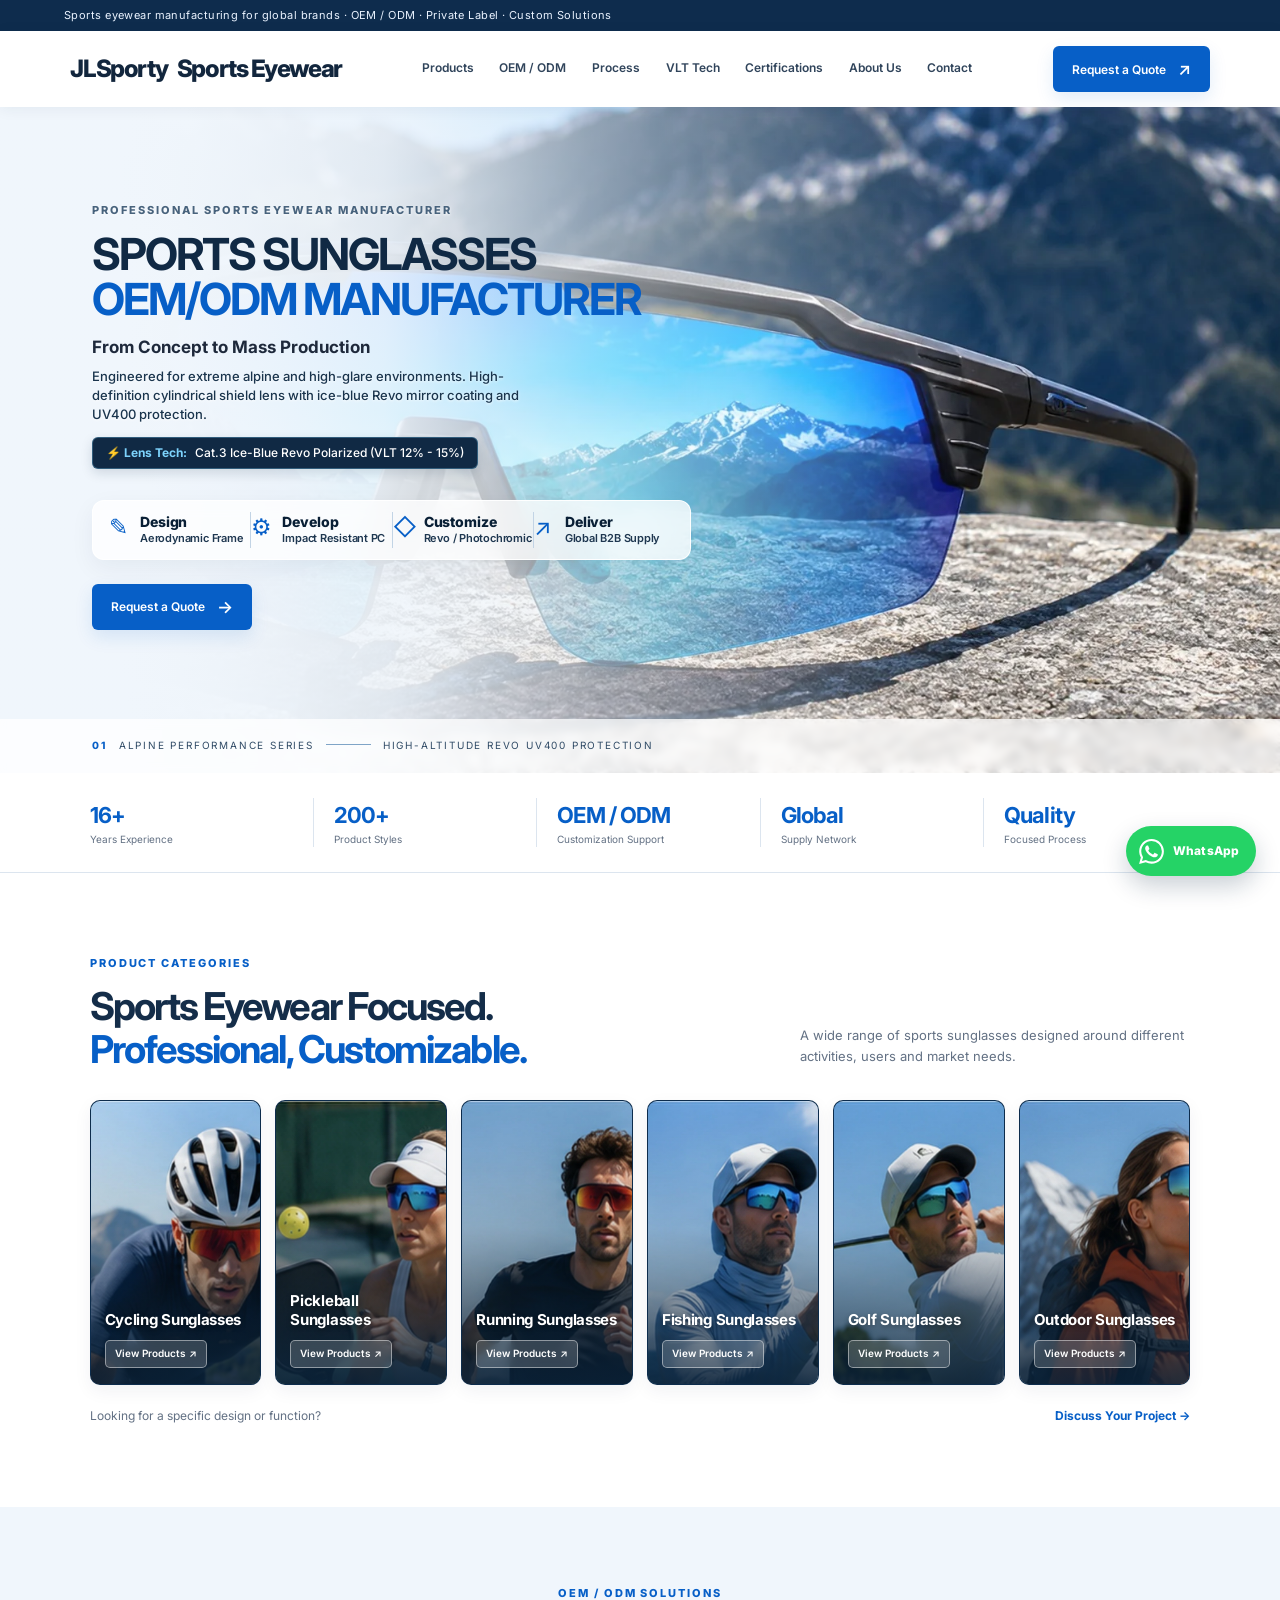
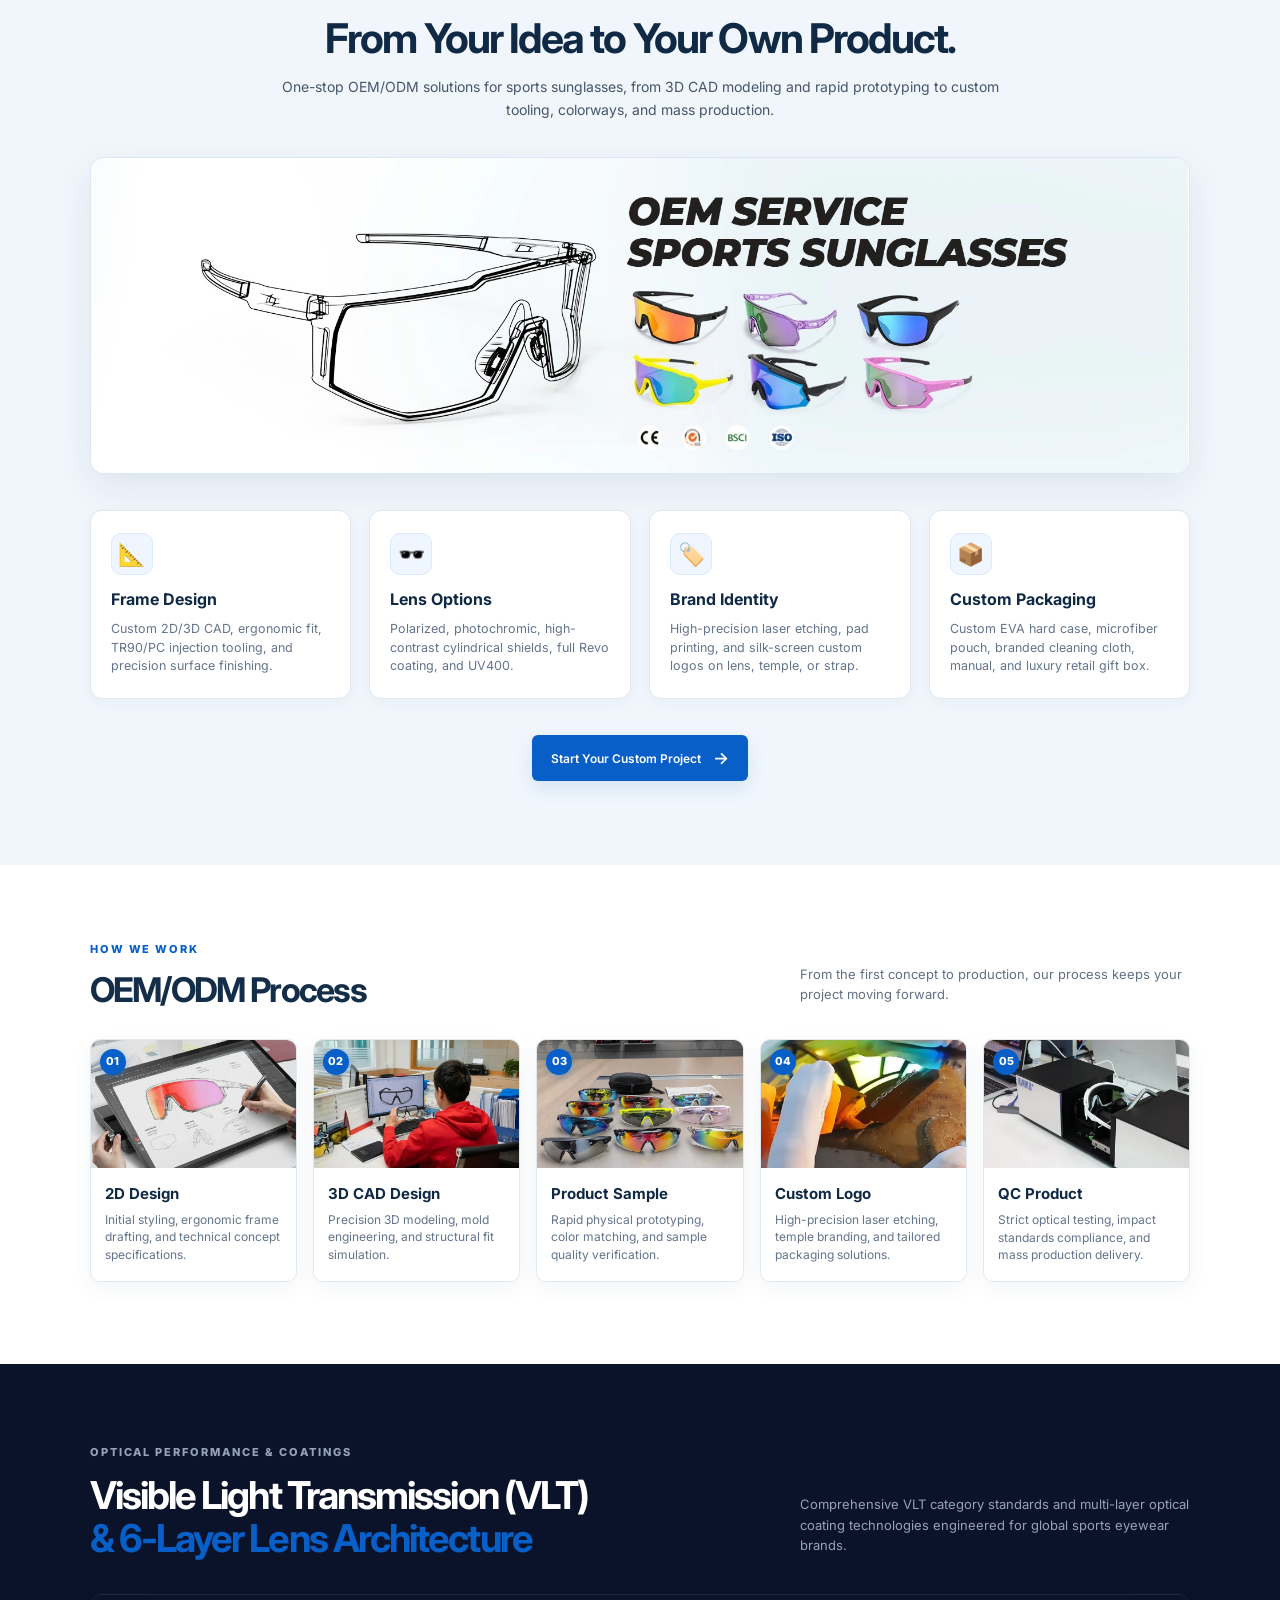
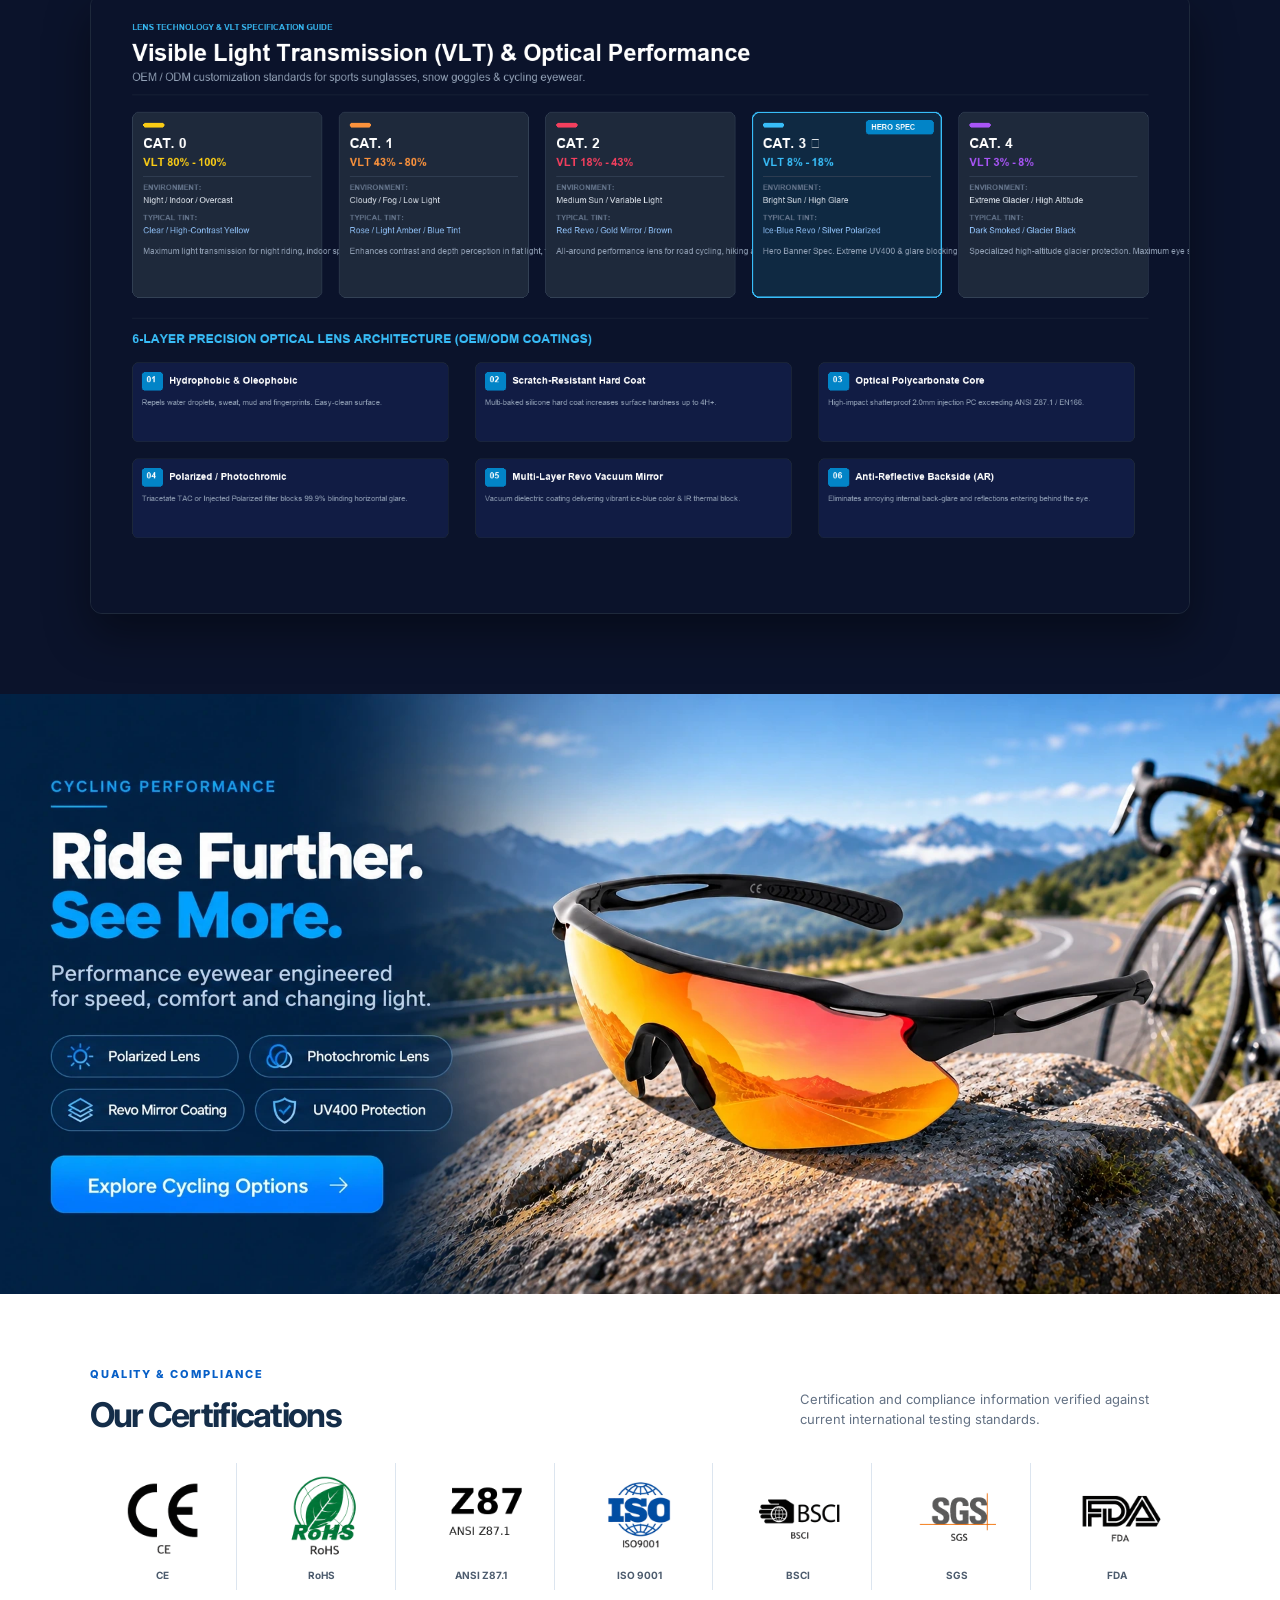
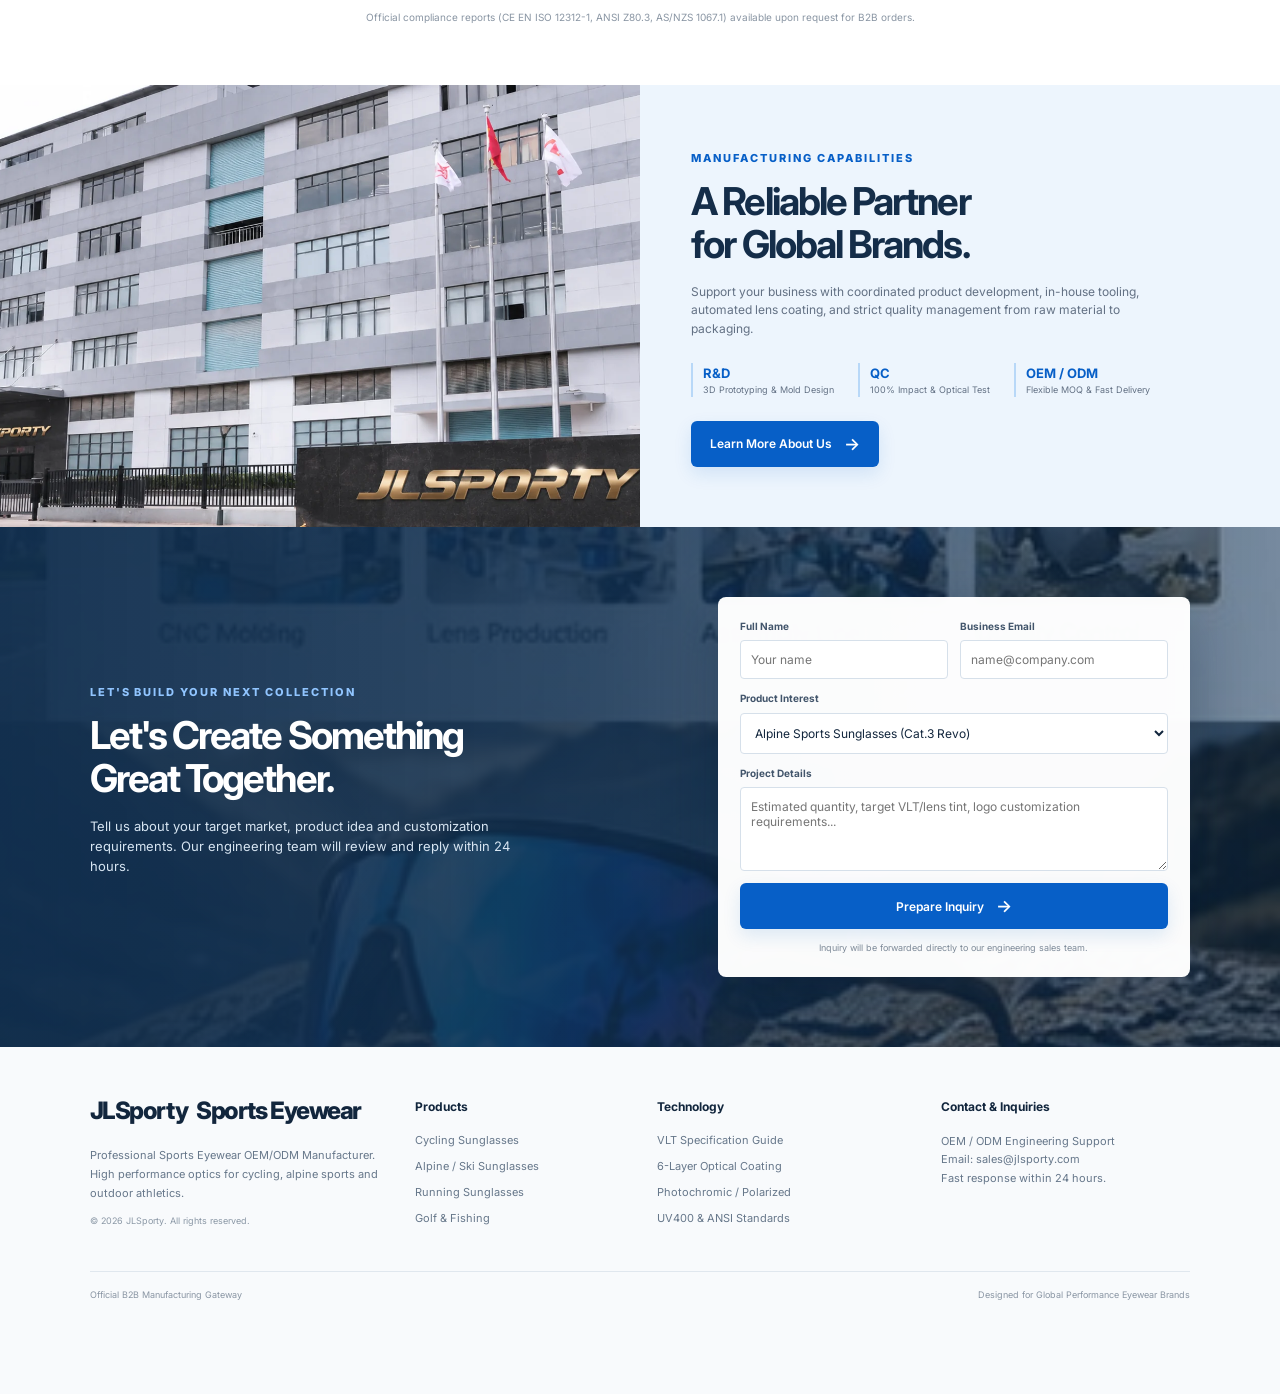
<file: index.html>
<!DOCTYPE html>
<html lang="en">
<head>
  <meta charset="UTF-8">
  <meta name="viewport" content="width=device-width, initial-scale=1.0">
  <title>Sports Sunglasses OEM/ODM Manufacturer | JLSporty B2B</title>
  <meta name="description" content="Custom sports sunglasses OEM/ODM manufacturer. Engineered for extreme alpine and high-glare environments. High-definition cylindrical shield lens with ice-blue Revo mirror coating and UV400 protection.">
  <link rel="canonical" href="https://www.jlsporty.com/">
  <link rel="stylesheet" href="assets/css/style.css?v=3.6">
</head>
<body>
  <div class="top-note">Sports eyewear manufacturing for global brands · OEM / ODM · Private Label · Custom Solutions</div>
  <header class="site-header">
    <a class="brand" href="#">JLSporty<span>Sports Eyewear</span></a>
    <button class="menu-toggle" aria-expanded="false" aria-label="Toggle navigation">☰</button>
    <nav class="nav">
      <a href="#products">Products</a>
      <a href="#customization">OEM / ODM</a>
      <a href="#process">Process</a>
      <a href="#vlt-guide">VLT Tech</a>
      <a href="#certifications">Certifications</a>
      <a href="#about">About Us</a>
      <a href="#contact">Contact</a>
    </nav>
    <a class="header-cta" href="#contact">Request a Quote <span>↗</span></a>
  </header>

  <main>
    <section class="hero" id="home">
      <div class="hero-photo" role="img" aria-label="High-performance alpine sports sunglasses with ice-blue mirror cylindrical lens on granite summit"></div>
      <div class="hero-content">
        <p class="eyebrow">PROFESSIONAL SPORTS EYEWEAR MANUFACTURER</p>
        <h1>Sports Sunglasses<br><em>OEM/ODM Manufacturer</em></h1>
        <p class="hero-sub">From Concept to Mass Production</p>
        <p class="hero-copy">Engineered for extreme alpine and high-glare environments. High-definition cylindrical shield lens with ice-blue Revo mirror coating and UV400 protection.</p>
        <div class="vlt-tag">⚡ Lens Tech: <span>Cat.3 Ice-Blue Revo Polarized (VLT 12% - 15%)</span></div>
        <div class="hero-points">
          <div><span class="point-icon">✎</span><b>Design</b><small>Aerodynamic Frame</small></div>
          <div><span class="point-icon">⚙</span><b>Develop</b><small>Impact Resistant PC</small></div>
          <div><span class="point-icon">◇</span><b>Customize</b><small>Revo / Photochromic</small></div>
          <div><span class="point-icon">↗</span><b>Deliver</b><small>Global B2B Supply</small></div>
        </div>
        <a class="btn btn-primary" href="#contact">Request a Quote <span>→</span></a>
      </div>
      <div class="hero-bottom-note"><span>01</span> ALPINE PERFORMANCE SERIES <i></i> HIGH-ALTITUDE REVO UV400 PROTECTION</div>
    </section>

    <section class="stats-bar" aria-label="Manufacturing highlights">
      <div class="stat"><strong>16+</strong><span>Years Experience</span></div>
      <div class="stat"><strong>200+</strong><span>Product Styles</span></div>
      <div class="stat"><strong>OEM / ODM</strong><span>Customization Support</span></div>
      <div class="stat"><strong>Global</strong><span>Supply Network</span></div>
      <div class="stat"><strong>Quality</strong><span>Focused Process</span></div>
    </section>

    <section class="section product-section" id="products">
      <div class="section-heading">
        <div><p class="eyebrow blue">PRODUCT CATEGORIES</p><h2>Sports Eyewear Focused.<br><span>Professional, Customizable.</span></h2></div>
        <p>A wide range of sports sunglasses designed around different activities, users and market needs.</p>
      </div>
      <div class="category-grid">
        <a class="category-card" href="#contact"><picture><source srcset="assets/images/cycling.webp" type="image/webp"><img src="assets/images/cycling.jpg" alt="Cycling Sunglasses" width="600" height="800" loading="lazy"></picture><div class="category-shade"></div><div class="category-copy"><h3>Cycling Sunglasses</h3><span>View Products ↗</span></div></a>
        <a class="category-card" href="#contact"><picture><source srcset="assets/images/pickleball.webp" type="image/webp"><img src="assets/images/pickleball.jpg" alt="Pickleball Sunglasses" width="600" height="800" loading="lazy"></picture><div class="category-shade"></div><div class="category-copy"><h3>Pickleball Sunglasses</h3><span>View Products ↗</span></div></a>
        <a class="category-card" href="#contact"><picture><source srcset="assets/images/running.webp" type="image/webp"><img src="assets/images/running.jpg" alt="Running Sunglasses" width="600" height="800" loading="lazy"></picture><div class="category-shade"></div><div class="category-copy"><h3>Running Sunglasses</h3><span>View Products ↗</span></div></a>
        <a class="category-card" href="#contact"><picture><source srcset="assets/images/fishing.webp" type="image/webp"><img src="assets/images/fishing.jpg" alt="Fishing Sunglasses" width="600" height="800" loading="lazy"></picture><div class="category-shade"></div><div class="category-copy"><h3>Fishing Sunglasses</h3><span>View Products ↗</span></div></a>
        <a class="category-card" href="#contact"><picture><source srcset="assets/images/golf.webp" type="image/webp"><img src="assets/images/golf.jpg" alt="Golf Sunglasses" width="600" height="800" loading="lazy"></picture><div class="category-shade"></div><div class="category-copy"><h3>Golf Sunglasses</h3><span>View Products ↗</span></div></a>
        <a class="category-card" href="#contact"><picture><source srcset="assets/images/outdoor.webp" type="image/webp"><img src="assets/images/outdoor.jpg" alt="Outdoor Sunglasses" width="600" height="800" loading="lazy"></picture><div class="category-shade"></div><div class="category-copy"><h3>Outdoor Sunglasses</h3><span>View Products ↗</span></div></a>
      </div>
      <div class="text-link-row"><span>Looking for a specific design or function?</span><a href="#contact">Discuss Your Project <b>→</b></a></div>
    </section>

    <section class="custom-section" id="customization">
      <div class="custom-header">
        <p class="eyebrow blue">OEM / ODM SOLUTIONS</p>
        <h2>From Your Idea to Your Own Product.</h2>
        <p class="custom-subtitle">One-stop OEM/ODM solutions for sports sunglasses, from 3D CAD modeling and rapid prototyping to custom tooling, colorways, and mass production.</p>
      </div>
      <div class="custom-panoramic-wrapper">
        <picture>
          <source srcset="assets/images/custom-panoramic.webp" type="image/webp">
          <img src="assets/images/custom-panoramic.jpg" alt="Sports sunglasses 3D design to finished production evolution" width="1920" height="550" loading="lazy">
        </picture>
      </div>
      <div class="custom-features-grid">
        <div class="custom-feature-card">
          <div class="feature-icon">📐</div>
          <h3>Frame Design</h3>
          <p>Custom 2D/3D CAD, ergonomic fit, TR90/PC injection tooling, and precision surface finishing.</p>
        </div>
        <div class="custom-feature-card">
          <div class="feature-icon">🕶️</div>
          <h3>Lens Options</h3>
          <p>Polarized, photochromic, high-contrast cylindrical shields, full Revo coating, and UV400.</p>
        </div>
        <div class="custom-feature-card">
          <div class="feature-icon">🏷️</div>
          <h3>Brand Identity</h3>
          <p>High-precision laser etching, pad printing, and silk-screen custom logos on lens, temple, or strap.</p>
        </div>
        <div class="custom-feature-card">
          <div class="feature-icon">📦</div>
          <h3>Custom Packaging</h3>
          <p>Custom EVA hard case, microfiber pouch, branded cleaning cloth, manual, and luxury retail gift box.</p>
        </div>
      </div>
      <div class="custom-cta-wrapper">
        <a class="btn btn-primary" href="#contact">Start Your Custom Project <span>→</span></a>
      </div>
    </section>

    <section class="section process-section" id="process">
      <div class="section-heading compact">
        <div><p class="eyebrow blue">HOW WE WORK</p><h2>OEM/ODM Process</h2></div>
        <p>From the first concept to production, our process keeps your project moving forward.</p>
      </div>
      <div class="process-grid" style="display: grid; grid-template-columns: repeat(5, minmax(0, 1fr)); gap: 16px;">
        <article class="process-card" style="background: #fff; border: 1px solid #e2e8f0; border-radius: 10px; overflow: hidden; display: flex; flex-direction: column;">
          <div class="process-visual" style="position: relative; width: 100%; aspect-ratio: 16/10; overflow: hidden; background: #eef5fc;">
            <span class="process-number">01</span>
            <picture>
              <source srcset="assets/images/process_2d_design.webp" type="image/webp">
              <img src="assets/images/process_2d_design.jpg" alt="2D Concept Design" width="750" height="500" loading="lazy" style="width: 100%; height: 100%; object-fit: cover; object-position: center; display: block;">
            </picture>
          </div>
          <div class="process-info" style="padding: 14px 14px 18px; display: flex; flex-direction: column; flex: 1; background: #fff;">
            <h3 style="font-size: 15px; font-weight: 700; margin: 0 0 6px; color: #102944;">2D Design</h3>
            <p style="font-size: 12px; color: #64748b; margin: 0; line-height: 1.45;">Initial styling, ergonomic frame drafting, and technical concept specifications.</p>
          </div>
        </article>
        <article class="process-card" style="background: #fff; border: 1px solid #e2e8f0; border-radius: 10px; overflow: hidden; display: flex; flex-direction: column;">
          <div class="process-visual" style="position: relative; width: 100%; aspect-ratio: 16/10; overflow: hidden; background: #eef5fc;">
            <span class="process-number">02</span>
            <picture>
              <source srcset="assets/images/process_3d_design.webp" type="image/webp">
              <img src="assets/images/process_3d_design.jpg" alt="3D CAD Design" width="750" height="500" loading="lazy" style="width: 100%; height: 100%; object-fit: cover; object-position: center; display: block;">
            </picture>
          </div>
          <div class="process-info" style="padding: 14px 14px 18px; display: flex; flex-direction: column; flex: 1; background: #fff;">
            <h3 style="font-size: 15px; font-weight: 700; margin: 0 0 6px; color: #102944;">3D CAD Design</h3>
            <p style="font-size: 12px; color: #64748b; margin: 0; line-height: 1.45;">Precision 3D modeling, mold engineering, and structural fit simulation.</p>
          </div>
        </article>
        <article class="process-card" style="background: #fff; border: 1px solid #e2e8f0; border-radius: 10px; overflow: hidden; display: flex; flex-direction: column;">
          <div class="process-visual" style="position: relative; width: 100%; aspect-ratio: 16/10; overflow: hidden; background: #eef5fc;">
            <span class="process-number">03</span>
            <picture>
              <source srcset="assets/images/process_sample.webp" type="image/webp">
              <img src="assets/images/process_sample.jpg" alt="Product Sample Prototyping" width="750" height="500" loading="lazy" style="width: 100%; height: 100%; object-fit: cover; object-position: center; display: block;">
            </picture>
          </div>
          <div class="process-info" style="padding: 14px 14px 18px; display: flex; flex-direction: column; flex: 1; background: #fff;">
            <h3 style="font-size: 15px; font-weight: 700; margin: 0 0 6px; color: #102944;">Product Sample</h3>
            <p style="font-size: 12px; color: #64748b; margin: 0; line-height: 1.45;">Rapid physical prototyping, color matching, and sample quality verification.</p>
          </div>
        </article>
        <article class="process-card" style="background: #fff; border: 1px solid #e2e8f0; border-radius: 10px; overflow: hidden; display: flex; flex-direction: column;">
          <div class="process-visual" style="position: relative; width: 100%; aspect-ratio: 16/10; overflow: hidden; background: #eef5fc;">
            <span class="process-number">04</span>
            <picture>
              <source srcset="assets/images/process_laser_logo.webp" type="image/webp">
              <img src="assets/images/process_laser_logo.jpg" alt="Laser Custom Logo" width="750" height="500" loading="lazy" style="width: 100%; height: 100%; object-fit: cover; object-position: center; display: block;">
            </picture>
          </div>
          <div class="process-info" style="padding: 14px 14px 18px; display: flex; flex-direction: column; flex: 1; background: #fff;">
            <h3 style="font-size: 15px; font-weight: 700; margin: 0 0 6px; color: #102944;">Custom Logo</h3>
            <p style="font-size: 12px; color: #64748b; margin: 0; line-height: 1.45;">High-precision laser etching, temple branding, and tailored packaging solutions.</p>
          </div>
        </article>
        <article class="process-card" style="background: #fff; border: 1px solid #e2e8f0; border-radius: 10px; overflow: hidden; display: flex; flex-direction: column;">
          <div class="process-visual" style="position: relative; width: 100%; aspect-ratio: 16/10; overflow: hidden; background: #eef5fc;">
            <span class="process-number">05</span>
            <picture>
              <source srcset="assets/images/process_qc_testing.webp" type="image/webp">
              <img src="assets/images/process_qc_testing.jpg" alt="QC Product Testing" width="750" height="500" loading="lazy" style="width: 100%; height: 100%; object-fit: cover; object-position: center; display: block;">
            </picture>
          </div>
          <div class="process-info" style="padding: 14px 14px 18px; display: flex; flex-direction: column; flex: 1; background: #fff;">
            <h3 style="font-size: 15px; font-weight: 700; margin: 0 0 6px; color: #102944;">QC Product</h3>
            <p style="font-size: 12px; color: #64748b; margin: 0; line-height: 1.45;">Strict optical testing, impact standards compliance, and mass production delivery.</p>
          </div>
        </article>
      </div>
    </section>

    <!-- Dedicated VLT & Lens Technology Section -->
    <section class="section vlt-section" id="vlt-guide">
      <div class="section-heading">
        <div>
          <p class="eyebrow blue">OPTICAL PERFORMANCE &amp; COATINGS</p>
          <h2>Visible Light Transmission (VLT)<br><span>&amp; 6-Layer Lens Architecture</span></h2>
        </div>
        <p>Comprehensive VLT category standards and multi-layer optical coating technologies engineered for global sports eyewear brands.</p>
      </div>
      <div class="vlt-infographic-box">
        <img src="assets/images/vlt-tech-guide.png" alt="VLT Lens Technology and Category Specification Guide by JLSporty">
      </div>
    </section>

    <section class="performance-section performance-banner-artwork" id="capabilities">
      <div class="performance-image" role="img" aria-label="HB-502 cycling sports sunglasses on an alpine mountain road with a bicycle"></div>
    </section>

    <section class="section certifications" id="certifications">
      <div class="section-heading compact">
        <div><p class="eyebrow blue">QUALITY &amp; COMPLIANCE</p><h2>Our Certifications</h2></div>
        <p>Certification and compliance information verified against current international testing standards.</p>
      </div>
      <div class="cert-grid">
        <div class="cert-item"><img src="assets/images/certificates/julong-cert-ce.png" alt="CE mark"><span>CE</span></div>
        <div class="cert-item"><img src="assets/images/certificates/julong-cert-rohs.png" alt="RoHS mark"><span>RoHS</span></div>
        <div class="cert-item"><img src="assets/images/certificates/julong-cert-z87.png" alt="Z87 mark"><span>ANSI Z87.1</span></div>
        <div class="cert-item"><img src="assets/images/certificates/julong-cert-iso9001.png" alt="ISO 9001 mark"><span>ISO 9001</span></div>
        <div class="cert-item"><img src="assets/images/certificates/julong-cert-bsci.png" alt="BSCI mark"><span>BSCI</span></div>
        <div class="cert-item"><img src="assets/images/certificates/julong-cert-sgs.png" alt="SGS mark"><span>SGS</span></div>
        <div class="cert-item"><img src="assets/images/certificates/julong-cert-fda.png" alt="FDA mark"><span>FDA</span></div>
      </div>
      <p class="cert-note">Official compliance reports (CE EN ISO 12312-1, ANSI Z80.3, AS/NZS 1067.1) available upon request for B2B orders.</p>
    </section>

    <section class="factory-section" id="about">
      <div class="factory-photo"><picture><source srcset="assets/images/factory-jlsporty.webp" type="image/webp"><img src="assets/images/factory-jlsporty.jpg" alt="JLSporty factory building and entrance" width="2048" height="864" loading="lazy"></picture></div>
      <div class="factory-content">
        <p class="eyebrow blue">MANUFACTURING CAPABILITIES</p>
        <h2>A Reliable Partner<br>for Global Brands.</h2>
        <p>Support your business with coordinated product development, in-house tooling, automated lens coating, and strict quality management from raw material to packaging.</p>
        <div class="factory-points">
          <div><strong>R&amp;D</strong><span>3D Prototyping &amp; Mold Design</span></div>
          <div><strong>QC</strong><span>100% Impact &amp; Optical Test</span></div>
          <div><strong>OEM / ODM</strong><span>Flexible MOQ &amp; Fast Delivery</span></div>
        </div>
        <a class="btn btn-primary" href="#contact">Learn More About Us <span>→</span></a>
      </div>
    </section>

    <section class="cta-section" id="contact">
      <div class="cta-bg"></div>
      <div class="cta-content">
        <p class="eyebrow">LET'S BUILD YOUR NEXT COLLECTION</p>
        <h2>Let's Create Something<br>Great Together.</h2>
        <p>Tell us about your target market, product idea and customization requirements. Our engineering team will review and reply within 24 hours.</p>
      </div>
      <form class="quote-form" id="quote-form">
        <label>Full Name
          <input type="text" name="name" placeholder="Your name" required>
        </label>
        <label>Business Email
          <input type="email" name="email" placeholder="name@company.com" required>
        </label>
        <label>Product Interest
          <select name="product">
            <option value="Alpine Sports Sunglasses (Cat.3 Revo)">Alpine Sports Sunglasses (Cat.3 Revo)</option>
            <option value="Cycling Sunglasses">Cycling Sunglasses</option>
            <option value="Pickleball Sunglasses">Pickleball Sunglasses</option>
            <option value="Running Sunglasses">Running Sunglasses</option>
            <option value="Fishing / Golf / Outdoor">Fishing / Golf / Outdoor</option>
            <option value="Other Sports Eyewear">Other Sports Eyewear</option>
          </select>
        </label>
        <label>Project Details
          <textarea name="message" rows="4" placeholder="Estimated quantity, target VLT/lens tint, logo customization requirements..."></textarea>
        </label>
        <button type="submit" class="btn btn-primary">Prepare Inquiry <span>→</span></button>
        <p class="form-note" id="form-note">Inquiry will be forwarded directly to our engineering sales team.</p>
      </form>
    </section>
  </main>

  <footer class="footer">
    <div class="footer-brand">
      <a class="brand" href="#">JLSporty<span>Sports Eyewear</span></a>
      <p>Professional Sports Eyewear OEM/ODM Manufacturer.<br>High performance optics for cycling, alpine sports and outdoor athletics.</p>
      <small>© <span id="year">2026</span> JLSporty. All rights reserved.</small>
    </div>
    <div>
      <h4>Products</h4>
      <a href="#products">Cycling Sunglasses</a>
      <a href="#products">Alpine / Ski Sunglasses</a>
      <a href="#products">Running Sunglasses</a>
      <a href="#products">Golf &amp; Fishing</a>
    </div>
    <div>
      <h4>Technology</h4>
      <a href="#vlt-guide">VLT Specification Guide</a>
      <a href="#vlt-guide">6-Layer Optical Coating</a>
      <a href="#customization">Photochromic / Polarized</a>
      <a href="#certifications">UV400 &amp; ANSI Standards</a>
    </div>
    <div>
      <h4>Contact &amp; Inquiries</h4>
      <p>OEM / ODM Engineering Support<br>Email: sales@jlsporty.com<br>Fast response within 24 hours.</p>
    </div>
    <div class="footer-bottom">
      <span>Official B2B Manufacturing Gateway</span>
      <span>Designed for Global Performance Eyewear Brands</span>
    </div>
  </footer>

  <a class="whatsapp-float" href="https://wa.me/8613242247017" target="_blank" rel="noopener noreferrer" aria-label="Chat with JLSporty on WhatsApp">
    <svg viewBox="0 0 24 24" aria-hidden="true" focusable="false"><path d="M20.5 3.5A11.8 11.8 0 0 0 12.05 0C5.52 0 .2 5.31.2 11.84c0 2.09.55 4.13 1.59 5.93L.1 24l6.38-1.67a11.8 11.8 0 0 0 5.57 1.41h.01c6.52 0 11.84-5.31 11.84-11.84 0-3.16-1.23-6.13-3.4-8.4ZM12.06 21.7h-.01a9.82 9.82 0 0 1-5.01-1.37l-.36-.21-3.79.99 1.01-3.69-.23-.38a9.82 9.82 0 0 1-1.51-5.2C2.16 6.42 6.59 2 12.05 2a9.83 9.83 0 0 1 6.98 2.89 9.83 9.83 0 0 1 2.89 6.99c0 5.46-4.43 9.82-9.86 9.82Zm5.39-7.36c-.3-.15-1.76-.87-2.03-.97-.27-.1-.47-.15-.67.15-.2.3-.77.97-.95 1.17-.17.2-.35.22-.65.07-.3-.15-1.27-.47-2.42-1.5-.89-.79-1.49-1.76-1.67-2.06-.17-.3-.02-.46.13-.61.14-.14.3-.35.45-.52.15-.17.2-.3.3-.5.1-.2.05-.37-.02-.52-.07-.15-.67-1.61-.92-2.21-.24-.58-.49-.5-.67-.51h-.57c-.2 0-.52.07-.8.37-.27.3-1.04 1.02-1.04 2.49s1.07 2.89 1.22 3.09c.15.2 2.1 3.21 5.09 4.5.71.31 1.27.49 1.7.63.72.23 1.37.2 1.89.12.58-.09 1.76-.72 2.01-1.42.25-.7.25-1.3.17-1.42-.07-.12-.27-.2-.57-.35Z"/></svg>
    <span>WhatsApp</span>
  </a>
  
  <script src="assets/js/main.js"></script>
</body>
</html>
</file>
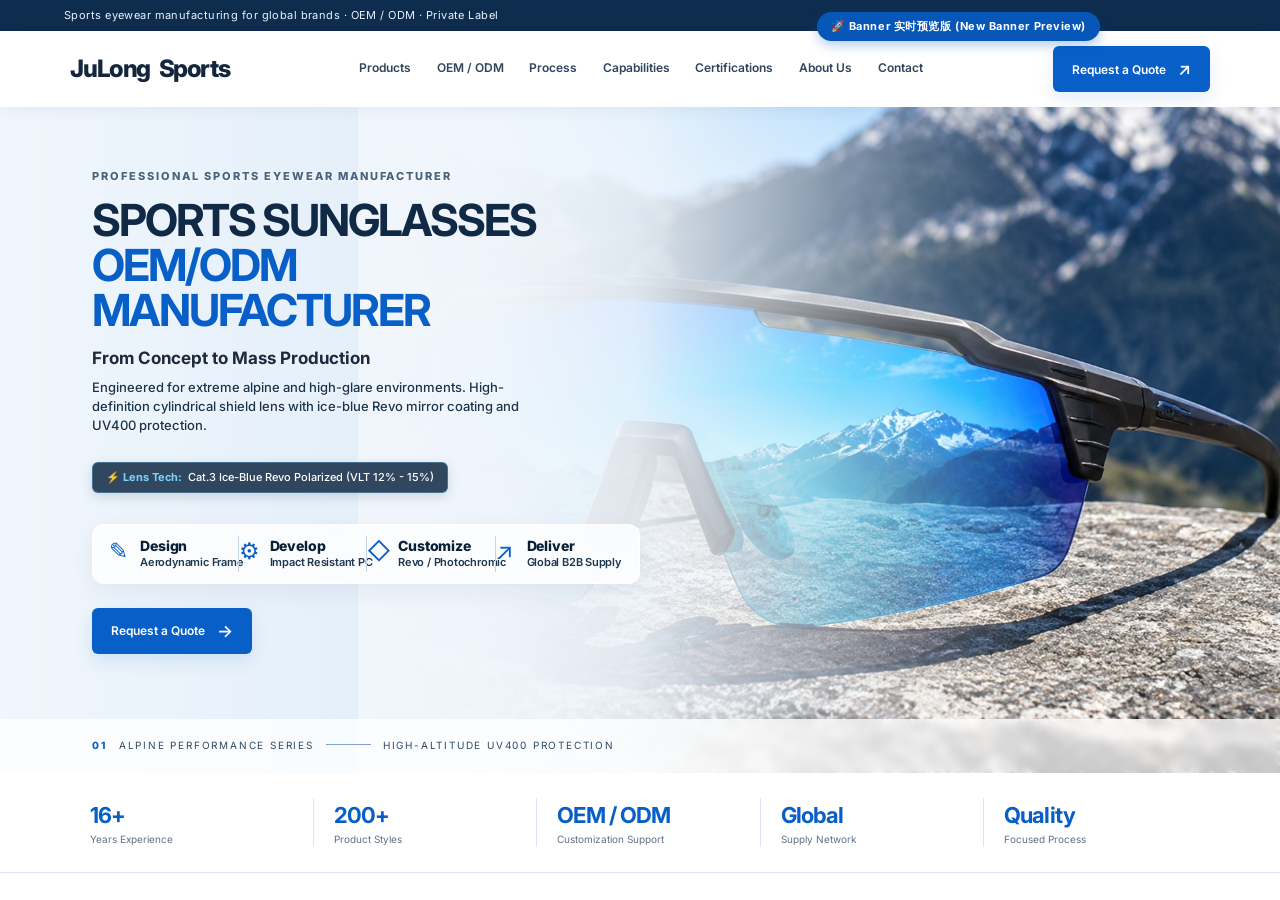
<file: preview.html>
<!DOCTYPE html>
<html lang="en">
<head>
  <meta charset="UTF-8">
  <meta name="viewport" content="width=device-width, initial-scale=1.0">
  <title>Banner Preview - JuLong Sports B2B</title>
  <link rel="stylesheet" href="assets/css/style.css">
  <style>
    /* Banner Preview Specific Refinements */
    .preview-badge {
      position: fixed;
      top: 12px;
      right: 180px;
      background: #0757b8;
      color: #fff;
      font-size: 11px;
      font-weight: 700;
      padding: 6px 14px;
      border-radius: 20px;
      z-index: 100;
      letter-spacing: 0.05em;
      box-shadow: 0 4px 12px rgba(7,87,184,0.3);
    }
    .hero.hero-preview {
      min-height: 560px;
      background: linear-gradient(90deg, #f0f6fc 0%, #e2eef9 35%, #cde1f4 65%, #9bc2e5 100%);
    }
    .hero-preview .hero-photo {
      inset: 0 0 0 28%;
      background-image: linear-gradient(90deg, #f0f6fc 0%, rgba(240,246,252,0.85) 15%, rgba(240,246,252,0.2) 35%, transparent 60%), url('assets/images/hero-new-banner.jpg');
      background-size: cover;
      background-position: center 48%;
      mix-blend-mode: normal;
      opacity: 1;
    }
    .hero-preview .hero-content {
      width: min(640px, 50%);
      padding: 72px 0 76px 7.2%;
    }
    /* VLT Annotation Tag on Sunglasses */
    .vlt-tag {
      display: inline-flex;
      align-items: center;
      gap: 6px;
      background: rgba(16, 41, 68, 0.85);
      backdrop-filter: blur(8px);
      color: #7dd3fc;
      padding: 5px 12px;
      border-radius: 6px;
      font-size: 11px;
      font-weight: 700;
      margin-top: 14px;
      border: 1px solid rgba(125, 211, 252, 0.3);
    }
    .vlt-tag span {
      color: #fff;
      font-weight: 500;
    }
  </style>
</head>
<body>
  <div class="preview-badge">🚀 Banner 实时预览版 (New Banner Preview)</div>
  <div class="top-note">Sports eyewear manufacturing for global brands · OEM / ODM · Private Label</div>
  <header class="site-header">
    <a class="brand" href="#">JuLong<span>Sports</span></a>
    <button class="menu-toggle" aria-expanded="false" aria-label="Toggle navigation">☰</button>
    <nav class="nav">
      <a href="#products">Products</a>
      <a href="#customization">OEM / ODM</a>
      <a href="#process">Process</a>
      <a href="#capabilities">Capabilities</a>
      <a href="#certifications">Certifications</a>
      <a href="#about">About Us</a>
      <a href="#contact">Contact</a>
    </nav>
    <a class="header-cta" href="#contact">Request a Quote <span>↗</span></a>
  </header>

  <main>
    <section class="hero hero-preview" id="home">
      <div class="hero-photo" role="img" aria-label="High-performance alpine sports sunglasses with ice-blue mirror cylindrical lens on granite summit"></div>
      <div class="hero-content">
        <p class="eyebrow">PROFESSIONAL SPORTS EYEWEAR MANUFACTURER</p>
        <h1>Sports Sunglasses<br><em>OEM/ODM Manufacturer</em></h1>
        <p class="hero-sub">From Concept to Mass Production</p>
        <p class="hero-copy">Engineered for extreme alpine and high-glare environments. High-definition cylindrical shield lens with ice-blue Revo mirror coating and UV400 protection.</p>
        
        <div class="vlt-tag">
          ⚡ Lens Tech: <span>Cat.3 Ice-Blue Revo Polarized (VLT 12% - 15%)</span>
        </div>

        <div class="hero-points">
          <div><span class="point-icon">✎</span><b>Design</b><small>Aerodynamic Frame</small></div>
          <div><span class="point-icon">⚙</span><b>Develop</b><small>Impact Resistant PC</small></div>
          <div><span class="point-icon">◇</span><b>Customize</b><small>Revo / Photochromic</small></div>
          <div><span class="point-icon">↗</span><b>Deliver</b><small>Global B2B Supply</small></div>
        </div>
        <a class="btn btn-primary" href="#contact">Request a Quote <span>→</span></a>
      </div>
      <div class="hero-bottom-note"><span>01</span> ALPINE PERFORMANCE SERIES <i></i> HIGH-ALTITUDE UV400 PROTECTION</div>
    </section>

    <section class="stats-bar" aria-label="Manufacturing highlights">
      <div class="stat"><strong>16+</strong><span>Years Experience</span></div>
      <div class="stat"><strong>200+</strong><span>Product Styles</span></div>
      <div class="stat"><strong>OEM / ODM</strong><span>Customization Support</span></div>
      <div class="stat"><strong>Global</strong><span>Supply Network</span></div>
      <div class="stat"><strong>Quality</strong><span>Focused Process</span></div>
    </section>
  </main>
</body>
</html>
</file>
<file: assets/css/style.css>
@import url('https://fonts.googleapis.com/css2?family=Inter:wght@400;500;600;700;800&display=swap');
:root{--navy:#102b4b;--blue:#075fc7;--blue2:#1682e7;--ink:#12263d;--muted:#637184;--pale:#eef5fc;--line:#dce5ef;--white:#fff;--max:1240px}
*{box-sizing:border-box}html{scroll-behavior:smooth;scroll-padding-top:88px}body{margin:0;color:var(--ink);font-family:Inter,Arial,sans-serif;line-height:1.55;background:#fff}img{max-width:100%;display:block}a{color:inherit;text-decoration:none}.top-note{padding:7px 5vw;background:#0e2c4d;color:#eaf3ff;font-size:11px;display:flex;justify-content:space-between;letter-spacing:.04em}.site-header{height:76px;display:flex;align-items:center;justify-content:space-between;padding:0 5.5%;gap:22px;background:#fff;position:sticky;top:0;z-index:20;box-shadow:0 2px 14px #0c2a4610}.brand{display:flex;align-items:center;gap:9px;font-size:24px;font-weight:800;letter-spacing:-.06em;white-space:nowrap}.brand small{display:block;font-size:8px;letter-spacing:.24em;line-height:1.1;font-weight:600}.brand-mark{display:grid;place-items:center;width:31px;height:31px;background:var(--blue);color:#fff;border-radius:9px 9px 9px 2px;font-size:21px;font-style:italic}.nav{display:flex;align-items:center;gap:clamp(14px,2vw,30px);font-size:12px;font-weight:600;color:#30445b}.nav a{padding:29px 0;white-space:nowrap;border-bottom:2px solid transparent}.nav a:hover,.nav a.active{color:var(--blue);border-color:var(--blue)}.chev{font-size:15px}.header-cta,.btn{display:inline-flex;align-items:center;justify-content:center;gap:12px;border:0;border-radius:6px;padding:13px 19px;font:600 12px Inter,Arial,sans-serif;cursor:pointer;white-space:nowrap}.header-cta,.btn-primary{background:var(--blue);color:#fff;box-shadow:0 7px 18px #075fc71f}.header-cta:hover,.btn-primary:hover{background:#034b9f}.header-cta span,.btn span{font-size:17px}.menu-toggle{display:none;background:none;border:0;font-size:25px;color:var(--navy)}

/* Hero Section (Scheme A Split Layout) */
.hero{min-height:620px;height:min(52vw,760px);position:relative;display:flex;align-items:center;overflow:hidden;background:#f0f6fc}
.hero-photo{position:absolute;inset:0;background-image:url('../images/hero-seamless.webp');background-size:cover;background-position:right center;mix-blend-mode:normal;opacity:1}
.hero-content{position:absolute;z-index:1;top:0;bottom:54px;left:0;display:flex;flex-direction:column;justify-content:center;width:min(720px,54%);padding:34px 0 28px 7.2%}
.eyebrow{font-size:11px;letter-spacing:.18em;font-weight:800;margin:0 0 13px;color:#7b8fa5}.eyebrow.blue{color:var(--blue)}h1,h2,h3,p{margin-top:0}h1{font-size:clamp(38px,4.2vw,60px);line-height:1.04;letter-spacing:-.055em;margin-bottom:18px;color:#102944;text-transform:uppercase}h1 em{font-style:normal;color:var(--blue)}.hero-sub{font-size:19px;font-weight:700;margin-bottom:10px;color:#1e293b}.hero-copy{font-size:14px;line-height:1.6;max-width:480px;color:#3d536b;margin-bottom:20px}
@media(min-width:761px){.hero-content h1{font-size:clamp(34px,3.45vw,50px);line-height:1.02;letter-spacing:-.045em;margin-bottom:12px}.hero-content .hero-sub{font-size:17px;margin-bottom:7px}.hero-content .hero-copy{font-size:12px;line-height:1.45;max-width:450px;margin-bottom:13px}.hero-content .vlt-tag{margin-bottom:15px;padding:6px 13px}.hero-content .hero-points{margin:16px 0 20px;padding:11px 16px;gap:0}.hero-content .hero-points>div{min-width:0;padding-right:10px}.hero-content .hero-points b{font-size:14px}.hero-content .hero-points small{font-size:11px}.hero-content .btn-primary{align-self:flex-start;margin-top:4px}.hero-bottom-note{min-height:58px;padding-top:14px;padding-bottom:14px}}

@media(min-width:761px) and (max-width:1180px){.hero-content{width:62%;padding-left:5%}.hero-points{grid-template-columns:repeat(2,minmax(0,1fr));row-gap:10px;padding:12px 14px}.hero-points>div:nth-child(3){border-left:0;padding-left:0}.hero-points b,.hero-points small{white-space:normal}}
.vlt-tag{display:flex;align-items:center;gap:8px;width:max-content;max-width:100%;background:#102944;color:#7dd3fc;padding:7px 15px;border-radius:6px;font-size:12px;font-weight:700;margin-bottom:22px;border:1px solid rgba(125,211,252,0.3);box-shadow:0 4px 12px rgba(16,41,68,0.15);white-space:nowrap}.vlt-tag span{color:#fff;font-weight:500;white-space:nowrap}
.hero-points{display:grid;grid-template-columns:repeat(4,minmax(0,1fr));width:min(100%,680px);gap:0;margin:24px 0 32px;background:rgba(255,255,255,0.78);backdrop-filter:blur(10px);-webkit-backdrop-filter:blur(10px);padding:14px 18px;border-radius:12px;border:1px solid rgba(255,255,255,0.92);box-shadow:0 8px 24px rgba(12,42,70,0.06)}.hero-points>div{min-width:0;padding:2px 10px 2px 0;border-left:1px solid #c2d4e5;display:grid;grid-template-columns:24px minmax(0,1fr);column-gap:7px;align-items:start}.hero-points>div:first-child{padding-left:0;border-left:0}.point-icon{grid-row:span 2;font-size:23px;line-height:1.15;color:var(--blue)}.hero-points b{font-size:clamp(12px,1vw,14px);color:#091f35;font-weight:800;line-height:1.2;display:block;letter-spacing:-.01em;white-space:nowrap}.hero-points small{font-size:clamp(10px,.78vw,11px);color:#1e3750;font-weight:600;line-height:1.35;display:block;white-space:nowrap;letter-spacing:-.01em}.hero-bottom-note{position:absolute;bottom:0;left:0;right:0;min-height:54px;display:flex;align-items:center;padding:13px 7.2%;font-size:10px;letter-spacing:.18em;background:#ffffffc0;color:#304b66;backdrop-filter:blur(4px)}.hero-bottom-note span{color:var(--blue);font-weight:800;margin-right:12px}.hero-bottom-note i{display:inline-block;width:45px;height:1px;background:#7fa4c7;margin:0 12px 3px}

.stats-bar{display:grid;grid-template-columns:repeat(5,1fr);padding:25px 7%;border-bottom:1px solid var(--line);gap:16px;background:#fff}.stat{padding-left:20px;border-left:1px solid var(--line);display:flex;flex-direction:column}.stat:first-child{border-left:0;padding-left:0}.stat strong{font-size:22px;letter-spacing:-.04em;color:var(--blue)}.stat span{font-size:10px;color:var(--muted)}
.section{padding:82px 7%}.section-heading{display:flex;justify-content:space-between;align-items:end;gap:35px;margin-bottom:30px}.section-heading h2,.custom-content h2,.performance-content h2,.factory-content h2,.cta-content h2{font-size:clamp(29px,3vw,42px);line-height:1.1;letter-spacing:-.05em;margin-bottom:0;color:#142d49}.section-heading h2 span{color:var(--blue)}.section-heading>p{max-width:390px;font-size:13px;color:var(--muted);margin-bottom:4px}.category-grid{display:grid;grid-template-columns:repeat(6,1fr);gap:14px}.category-card{position:relative;overflow:hidden;border-radius:10px;min-height:285px;background:#0d2d4c;isolation:isolate;box-shadow:0 6px 18px rgba(12,42,70,0.06);transition:transform .3s ease,box-shadow .3s ease;border:1px solid rgba(16,41,68,0.06)}.category-card:hover{transform:translateY(-5px);box-shadow:0 14px 30px rgba(7,95,199,0.16)}.category-card picture,.category-card img{width:100%;height:100%;position:absolute;inset:0;object-fit:cover;transition:transform .45s ease}.category-card:hover img{transform:scale(1.08)}.category-shade{position:absolute;inset:0;background:linear-gradient(180deg,rgba(10,33,56,0) 0%,rgba(10,33,56,0.15) 45%,rgba(10,33,56,0.85) 100%);pointer-events:none;transition:background .3s}.category-card:hover .category-shade{background:linear-gradient(180deg,rgba(10,33,56,0) 0%,rgba(10,33,56,0.2) 40%,rgba(7,40,74,0.92) 100%)}.category-copy{position:absolute;bottom:16px;left:14px;right:14px;color:white;z-index:2}.category-copy h3{font-size:15px;font-weight:700;line-height:1.25;margin-bottom:10px;letter-spacing:-.02em;text-shadow:0 2px 5px rgba(0,0,0,0.4)}.category-copy span{font-size:10px;font-weight:600;border:1px solid rgba(255,255,255,0.45);background:rgba(255,255,255,0.18);backdrop-filter:blur(4px);padding:5px 9px;border-radius:5px;display:inline-flex;align-items:center;transition:all .25s ease}.category-card:hover .category-copy span{background:var(--blue);border-color:var(--blue);color:#fff;box-shadow:0 4px 10px rgba(7,95,199,0.3)}.text-link-row{display:flex;justify-content:space-between;align-items:center;padding-top:22px;font-size:12px;color:var(--muted)}.text-link-row a{color:var(--blue);font-weight:700}
.custom-section{background:#f0f6fc;padding:78px 7% 84px;display:flex;flex-direction:column;align-items:center;text-align:center;overflow:hidden}.custom-header{max-width:760px;margin:0 auto 36px;text-align:center}.custom-header h2{font-size:clamp(30px,3.2vw,44px);line-height:1.15;letter-spacing:-.045em;color:#102944;margin-bottom:14px}.custom-subtitle{font-size:14px;line-height:1.6;color:#475569;margin:0 auto}.custom-panoramic-wrapper{width:100%;max-width:1440px;background:#fff;border-radius:14px;overflow:hidden;box-shadow:0 12px 36px rgba(16,41,68,0.08);border:1px solid #dce7f2;margin-bottom:36px;transition:transform .3s ease,box-shadow .3s ease}.custom-panoramic-wrapper:hover{transform:translateY(-3px);box-shadow:0 18px 45px rgba(7,95,199,0.12)}.custom-panoramic-wrapper picture,.custom-panoramic-wrapper img{width:100%;height:auto;display:block;object-fit:cover}.custom-features-grid{display:grid;grid-template-columns:repeat(4,1fr);gap:18px;width:100%;max-width:1440px;margin-bottom:36px;text-align:left}.custom-feature-card{background:#ffffff;border:1px solid #e2e8f0;border-radius:12px;padding:22px 20px;box-shadow:0 4px 16px rgba(16,41,68,0.04);transition:transform .25s ease,box-shadow .25s ease,border-color .25s ease;display:flex;flex-direction:column}.custom-feature-card:hover{transform:translateY(-4px);border-color:#93c5fd;box-shadow:0 10px 24px rgba(7,95,199,0.1)}.custom-feature-card .feature-icon{font-size:22px;margin-bottom:12px;width:42px;height:42px;border-radius:10px;background:#eff6ff;color:var(--blue);display:flex;align-items:center;justify-content:center;border:1px solid #dbeafe}.custom-feature-card h3{font-size:16px;font-weight:700;color:#102944;margin:0 0 8px}.custom-feature-card p{font-size:12.5px;color:#64748b;line-height:1.5;margin:0}.custom-cta-wrapper{text-align:center}
.process-section{padding-top:76px;padding-bottom:82px}.section-heading.compact{align-items:end}.section-heading.compact h2{font-size:34px}.process-grid{display:grid;grid-template-columns:repeat(5,minmax(0,1fr));gap:16px}.process-card{background:#fff;border:1px solid #e2e8f0;border-radius:10px;overflow:hidden;box-shadow:0 6px 20px rgba(22,62,101,0.06);transition:transform .3s ease,box-shadow .3s ease;display:flex;flex-direction:column}.process-card:hover{transform:translateY(-4px);box-shadow:0 12px 28px rgba(7,95,199,0.12)}.process-visual{position:relative;width:100%;aspect-ratio:16/11;overflow:hidden;background:#eef5fc}.process-number{position:absolute;top:9px;left:9px;width:26px;height:26px;border-radius:50%;display:grid;place-items:center;background:#075fc7;color:#fff;font-size:11px;font-weight:800;z-index:2;box-shadow:0 2px 8px rgba(7,95,199,0.35)}.process-visual picture,.process-visual img{width:100%;height:100%;object-fit:cover;object-position:center;display:block;transition:transform .4s ease}.process-card:hover .process-visual img{transform:scale(1.06)}.process-info{padding:14px 14px 18px;display:flex;flex-direction:column;flex:1;background:#fff}.process-info h3{font-size:15px;font-weight:700;margin:0 0 6px;color:#102944}.process-info p{font-size:12px;color:var(--muted);margin:0;line-height:1.45}

/* Lens Tech & VLT Section */
.performance-section{position:relative;display:grid;grid-template-columns:1fr 1fr;align-items:center;min-height:390px;background:#0d2d4c;color:#fff;overflow:hidden}.performance-image{position:absolute;inset:0 0 0 42%;opacity:.75}.performance-image:after{content:"";position:absolute;inset:0;background:linear-gradient(90deg,#0d2d4c 0%,#0d2d4c60 30%,#0d2d4c10 100%)}.performance-image img{width:100%;height:100%;object-fit:cover}.performance-content{position:relative;z-index:1;padding:65px 0 65px 14%;max-width:650px}.performance-content h2{color:#fff;margin-bottom:16px}.performance-content>p:not(.eyebrow){font-size:13px;color:#d0dfec;max-width:430px}.performance-content .eyebrow{color:#83baff}.feature-pills{display:flex;flex-wrap:wrap;gap:8px;margin:24px 0}.feature-pills span{font-size:10px;border:1px solid #ffffff4a;border-radius:20px;padding:8px 11px;color:#eaf4ff}.btn-light{background:#fff;color:var(--navy)}

.vlt-section{background:#0b132b;color:#fff;padding:80px 7%}
.vlt-section .section-heading h2{color:#fff}
.vlt-section .section-heading p{color:#94a3b8}
.vlt-infographic-box{margin-top:35px;border-radius:12px;overflow:hidden;border:1px solid #1e293b;box-shadow:0 20px 45px rgba(0,0,0,0.4)}
.vlt-infographic-box img{width:100%;height:auto;display:block}

.certifications{padding-top:72px;padding-bottom:60px}.cert-grid{display:grid;grid-template-columns:repeat(7,1fr);align-items:center;gap:12px;margin-top:30px}.cert-item{min-width:0;display:flex;flex-direction:column;align-items:center;gap:7px;padding:6px 8px;border-right:1px solid var(--line)}.cert-item:last-child{border-right:0}.cert-item img{width:100%;max-width:118px;height:92px;object-fit:contain}.cert-item span{font-size:10px;font-weight:700;color:#4d5c6e}.cert-note{font-size:10px;color:#8995a3;text-align:center;margin:20px 0 0}
.factory-section{display:grid;grid-template-columns:1fr 1fr;background:#edf5fd;align-items:stretch}.factory-photo{min-height:390px;overflow:hidden}.factory-photo picture,.factory-photo img{width:100%;height:100%;display:block}.factory-photo img{object-fit:cover;object-position:center center}.factory-content{padding:65px 10% 60px 8%;align-self:center}.factory-content h2{margin-bottom:18px}.factory-content>p:not(.eyebrow){font-size:12px;color:var(--muted);max-width:480px}.factory-points{display:flex;gap:24px;margin:24px 0}.factory-points div{display:flex;flex-direction:column;border-left:2px solid #b8d8f8;padding-left:10px}.factory-points strong{font-size:13px;color:var(--blue)}.factory-points span{font-size:9px;color:var(--muted)}
.cta-section{position:relative;display:grid;grid-template-columns:1.1fr .9fr;gap:50px;align-items:center;padding:70px 7%;background:#102e4e;color:#fff;overflow:hidden}.cta-bg{position:absolute;inset:0;background:linear-gradient(90deg,#102e4ef5 0%,#102e4edb 47%,#102e4e8a 100%),url('../images/cta-sunglasses.jpg') center/cover;opacity:1}.cta-content,.quote-form{position:relative;z-index:1}.cta-content .eyebrow{color:#91c5ff}.cta-content h2{color:#fff;margin-bottom:17px}.cta-content p:not(.eyebrow){font-size:13px;color:#d7e5f2;max-width:420px}.quote-form{display:grid;grid-template-columns:1fr 1fr;gap:12px;padding:22px;background:#fffffffa;color:var(--ink);border-radius:8px;box-shadow:0 20px 55px #06172d40}.quote-form label{font-size:10px;font-weight:700;color:#42556b}.quote-form label:nth-child(3),.quote-form label:nth-child(4),.quote-form button,.form-note{grid-column:1/-1}.quote-form input,.quote-form select,.quote-form textarea{display:block;width:100%;margin-top:6px;border:1px solid #d6e0ea;border-radius:4px;padding:11px 10px;font:12px Inter,Arial,sans-serif;color:var(--ink);background:#fff}.quote-form textarea{resize:vertical}.quote-form button{width:100%}.form-note{font-size:9px;color:#7d8a98;margin:0;text-align:center}
.footer{padding:45px 7% 18px;display:grid;grid-template-columns:1.4fr 1fr 1.2fr 1.2fr;gap:35px;background:#f8fafc}.footer .brand{margin-bottom:17px}.footer p,.footer a:not(.brand){font-size:11px;color:#66778a}.footer p{line-height:1.7}.footer h4{font-size:12px;margin:6px 0 15px}.footer>div:not(.footer-brand):not(.footer-bottom) a{display:block;margin:9px 0}.footer small{display:block;font-size:9px;color:#8b98a6;margin-top:12px}.footer-bottom{grid-column:1/-1;border-top:1px solid #e0e7ee;padding-top:16px;display:flex;justify-content:space-between;font-size:9px;color:#8995a3}

@media(max-width:1100px){.nav{gap:13px}.nav a{font-size:11px}.hero-content{width:58%;padding-left:5%}.category-grid{grid-template-columns:repeat(3,1fr)}.category-card{min-height:250px}.custom-features-grid{grid-template-columns:repeat(2,1fr);gap:14px}.process-grid{grid-template-columns:repeat(3,1fr)}.cert-item img{height:76px}.section{padding-left:5%;padding-right:5%}.custom-section{padding-left:5%;padding-right:5%}}
@media(max-width:760px){.top-note{display:none}.site-header{height:66px;padding:0 5%;gap:10px}.brand{font-size:21px}.menu-toggle{display:block;margin-left:auto}.nav{display:none;position:absolute;top:66px;left:0;right:0;background:#fff;padding:10px 5% 20px;box-shadow:0 12px 20px #0c2a4617;align-items:stretch;flex-direction:column;gap:0}.nav.open{display:flex}.nav a{padding:12px 0;border-bottom:1px solid #edf1f5}.header-cta{padding:11px 12px;font-size:10px}.hero{min-height:660px;height:auto;align-items:flex-start;background:#f0f6fc}.hero-photo{inset:280px 0 0 0;background-image:linear-gradient(180deg,#f0f6fc 0%,#f0f6fc00 30%),url('../images/hero-seamless.webp');background-position:center;background-size:cover}.hero-content{width:100%;padding:45px 6% 250px}.eyebrow{font-size:9px}h1{font-size:38px}.hero-sub{font-size:16px}.hero-copy{font-size:12px}.hero-points{grid-template-columns:1fr 1fr;gap:12px;padding:12px 14px;background:rgba(255,255,255,0.85);backdrop-filter:blur(8px);-webkit-backdrop-filter:blur(8px);border-radius:10px;border:1px solid rgba(255,255,255,0.95)}.hero-points>div{border-left:0;padding:0;min-width:0}.hero-points b{font-size:14px;color:#091f35;white-space:nowrap}.hero-points small{font-size:12px;color:#1e3750;white-space:normal}.hero-bottom-note{padding:10px 6%;font-size:9px}.stats-bar{grid-template-columns:repeat(2,1fr);padding:23px 6%;gap:18px}.stat{padding-left:12px}.stat:nth-child(odd){border-left:0;padding-left:0}.stat strong{font-size:20px}.section{padding:55px 6%}.section-heading{display:block}.section-heading>p{margin-top:16px}.section-heading h2,.custom-content h2,.performance-content h2,.factory-content h2,.cta-content h2{font-size:32px}.category-grid{grid-template-columns:repeat(2,1fr);gap:10px}.category-card{min-height:235px}.category-copy{left:12px;bottom:13px}.category-copy h3{font-size:14px}.text-link-row{gap:12px;align-items:flex-start;flex-direction:column}.custom-section{padding:50px 6% 56px}.custom-header{margin-bottom:24px}.custom-header h2{font-size:28px}.custom-panoramic-wrapper{margin-bottom:24px;border-radius:10px}.custom-features-grid{grid-template-columns:1fr;gap:12px;margin-bottom:28px}.custom-feature-card{padding:16px 14px}.process-grid{grid-template-columns:1fr 1fr;gap:12px}.process-card{padding:10px}.process-visual{height:120px}.process-card h3{font-size:13px}.process-card p{font-size:11px}.performance-section.performance-banner-artwork{display:block;min-height:0;height:auto;aspect-ratio:1920 / 900}.performance-banner-artwork .performance-image{position:absolute;inset:0;height:auto;opacity:1;background-image:url('../images/hb-502-cycling-hero-1920x900.webp');background-size:cover;background-position:center center}.performance-banner-artwork .performance-image:after{display:none}.performance-banner-artwork .performance-image{font-size:0}.performance-section:not(.performance-banner-artwork){grid-template-columns:1fr;min-height:auto}.performance-section:not(.performance-banner-artwork) .performance-image{position:relative;inset:0;height:240px;opacity:1}.performance-content{padding:45px 6%}.cert-grid{grid-template-columns:repeat(3,1fr);gap:16px}.cert-item:nth-child(3n){border-right:0}.factory-section{grid-template-columns:1fr}.factory-photo{min-height:250px}.factory-content{padding:45px 6%}.cta-section{grid-template-columns:1fr;gap:35px;padding:45px 6%}.footer{grid-template-columns:1fr;gap:22px;padding:45px 6% 20px}}
@media(prefers-reduced-motion:reduce){html{scroll-behavior:auto}*,*:before,*:after{transition:none!important}}

/* Keep the primary CTA clear of the bottom hero caption. */
.hero-content .btn-primary{margin-bottom:0}

@media(max-width:760px){
  .hero-content{position:relative;top:auto;bottom:auto;left:auto;align-self:auto;display:block;height:auto;justify-content:initial;padding:45px 6% 250px}
  .hero-bottom-note{min-height:48px;line-height:1.35;flex-wrap:wrap;row-gap:3px}
}

@media(max-width:520px){
  .site-header{gap:6px}
  .brand{font-size:19px;letter-spacing:-.065em}
  .header-cta{display:none}
}

/* The production cycling artwork belongs to the Lens & Frame Options section. */
.performance-section.performance-banner-artwork{min-height:0;height:auto;aspect-ratio:1920 / 900;background:#0d2d4c;display:block}.performance-banner-artwork .performance-image{position:absolute;inset:0;opacity:1;background-image:url('../images/hb-502-cycling-hero-1920x900.webp');background-size:cover;background-position:center center}.performance-banner-artwork .performance-image img{display:none}.performance-banner-artwork .performance-image:after{display:none}

/* Final responsive typography and alignment refinements for Hero content. */
@media(min-width:761px){
  .hero-photo:after{content:"";position:absolute;inset:0;background:linear-gradient(90deg,rgba(240,246,252,.96) 0%,rgba(240,246,252,.88) 30%,rgba(240,246,252,.42) 54%,rgba(240,246,252,0) 76%);pointer-events:none}
  .hero-content .eyebrow{color:#48637d;text-shadow:0 1px 3px rgba(255,255,255,.9)}
  .hero-content .hero-copy{font-size:13px;color:#19344d;font-weight:500;text-shadow:0 1px 3px rgba(255,255,255,.9)}
  .hero-points small{font-size:10px;letter-spacing:-.02em}
}
@media(max-width:760px){
  .vlt-tag{width:100%;max-width:100%;overflow:hidden;font-size:10px;gap:5px;padding:7px 9px}
  .vlt-tag span{flex:1;min-width:0;overflow:visible;text-overflow:clip;white-space:nowrap}
  .hero-points>div{min-height:52px;align-content:center}
  .hero-points small{line-height:1.3}
  .hero-photo{background-image:linear-gradient(180deg,#f0f6fc 0%,#f0f6fc00 25%),url('../images/hero-seamless.webp');background-size:auto 78%,auto 78%;background-repeat:no-repeat;background-position:center bottom;background-color:#dceaf7}
}

/* Floating WhatsApp contact shortcut. */
.whatsapp-float{position:fixed;right:24px;bottom:24px;z-index:30;display:inline-flex;align-items:center;gap:9px;min-height:50px;padding:0 17px 0 13px;border-radius:999px;background:#25D366;color:#fff;font-size:12px;font-weight:800;letter-spacing:.01em;box-shadow:0 10px 24px rgba(12,42,70,.22);transition:transform .2s ease,box-shadow .2s ease,background .2s ease}
.whatsapp-float svg{width:25px;height:25px;fill:currentColor}
.whatsapp-float:hover{background:#1fba59;transform:translateY(-3px);box-shadow:0 14px 28px rgba(12,42,70,.28)}
.whatsapp-float:focus-visible{outline:3px solid #0b63ce;outline-offset:3px}
@media(max-width:760px){
  .whatsapp-float{right:16px;bottom:16px;width:52px;height:52px;min-height:52px;padding:0;justify-content:center;border-radius:50%}
  .whatsapp-float span{position:absolute;width:1px;height:1px;overflow:hidden;clip:rect(0 0 0 0);white-space:nowrap}
}

/* Keep the fixed contact shortcut clear of the final footer line. */
.footer{padding-bottom:92px}
</file>
